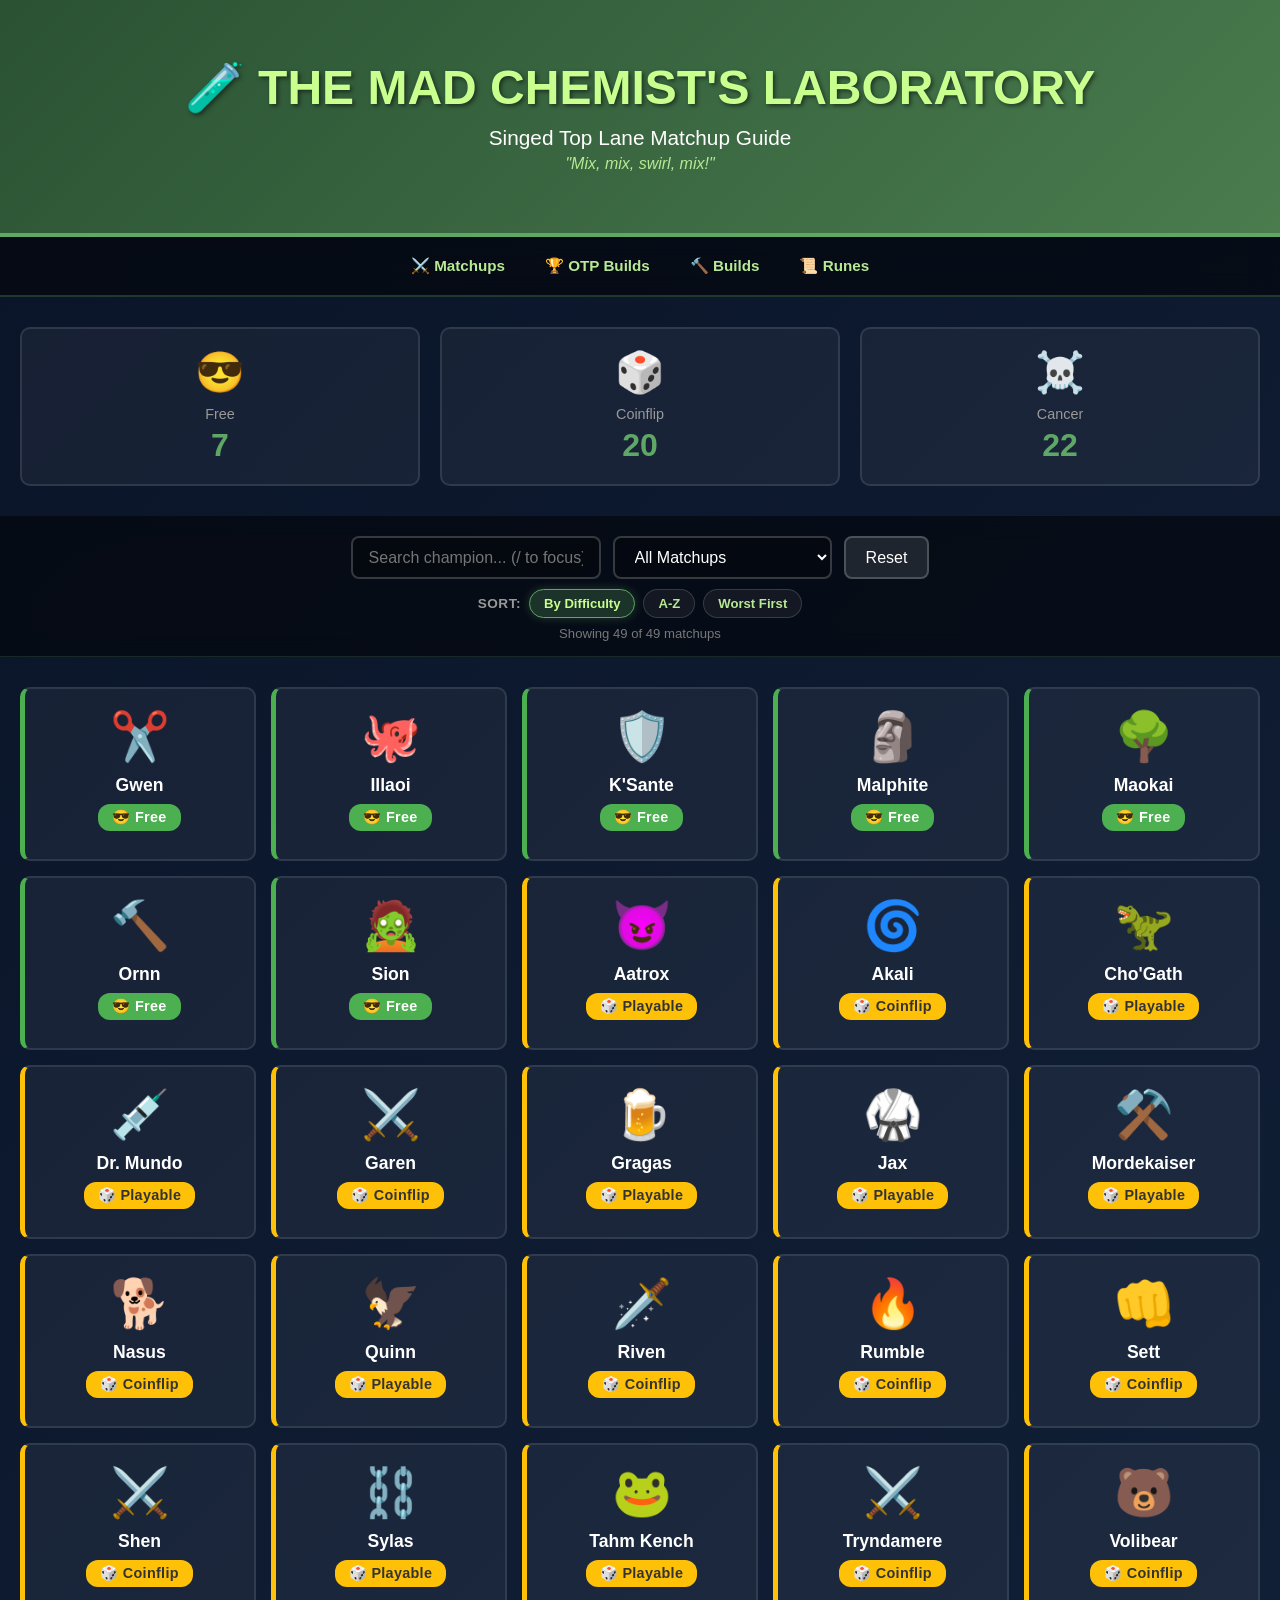
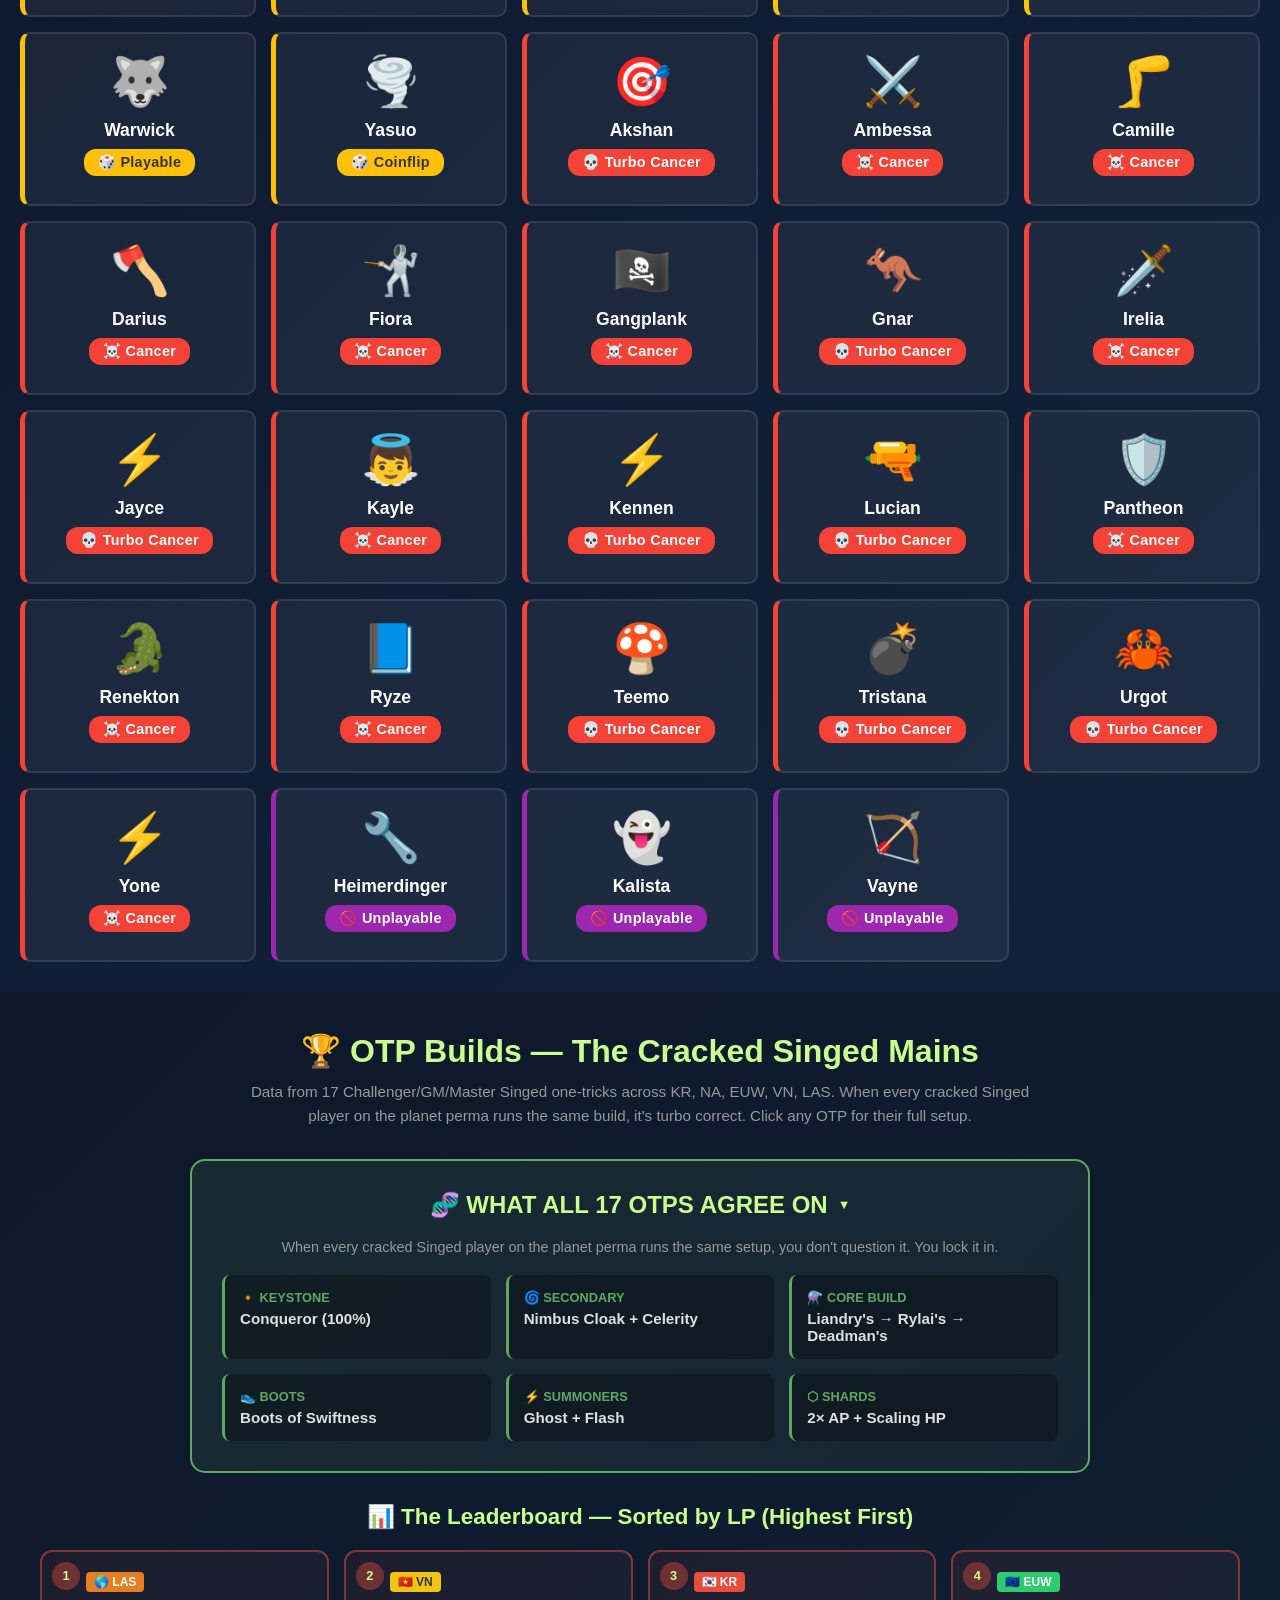
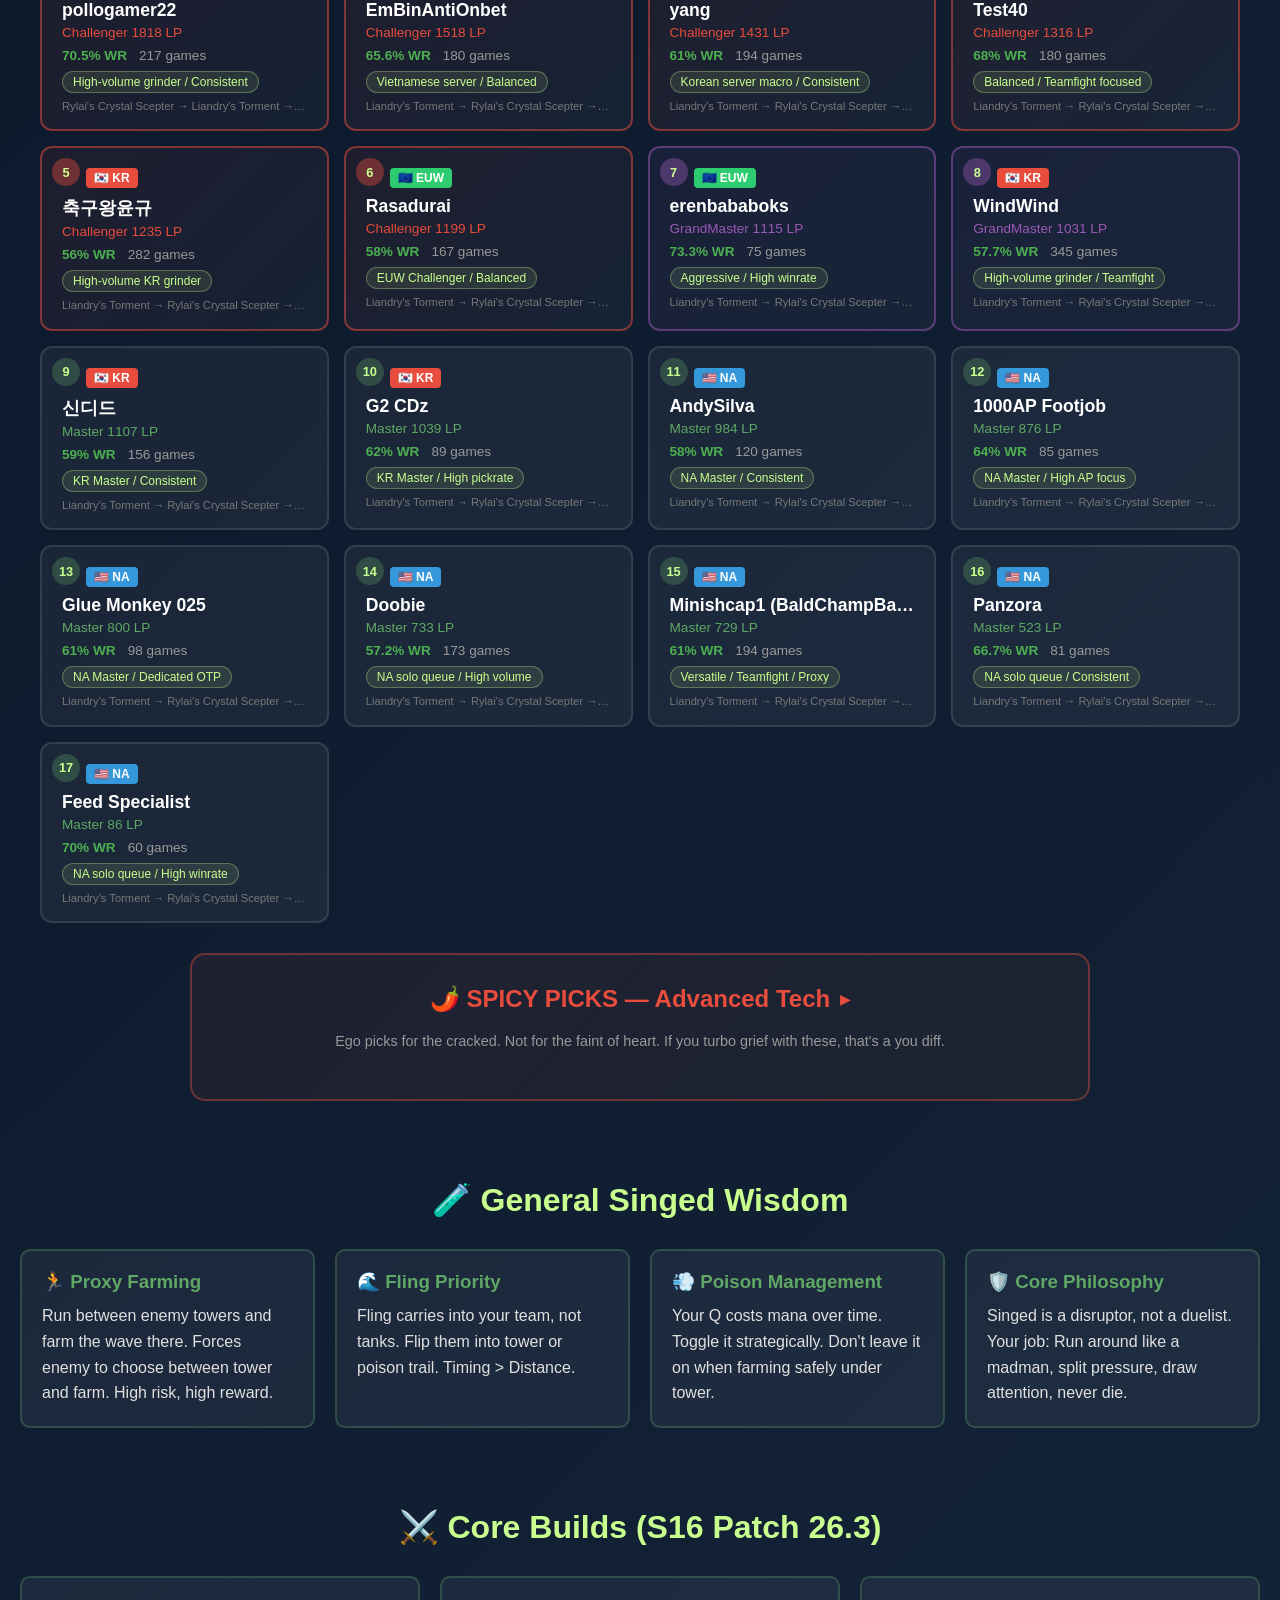
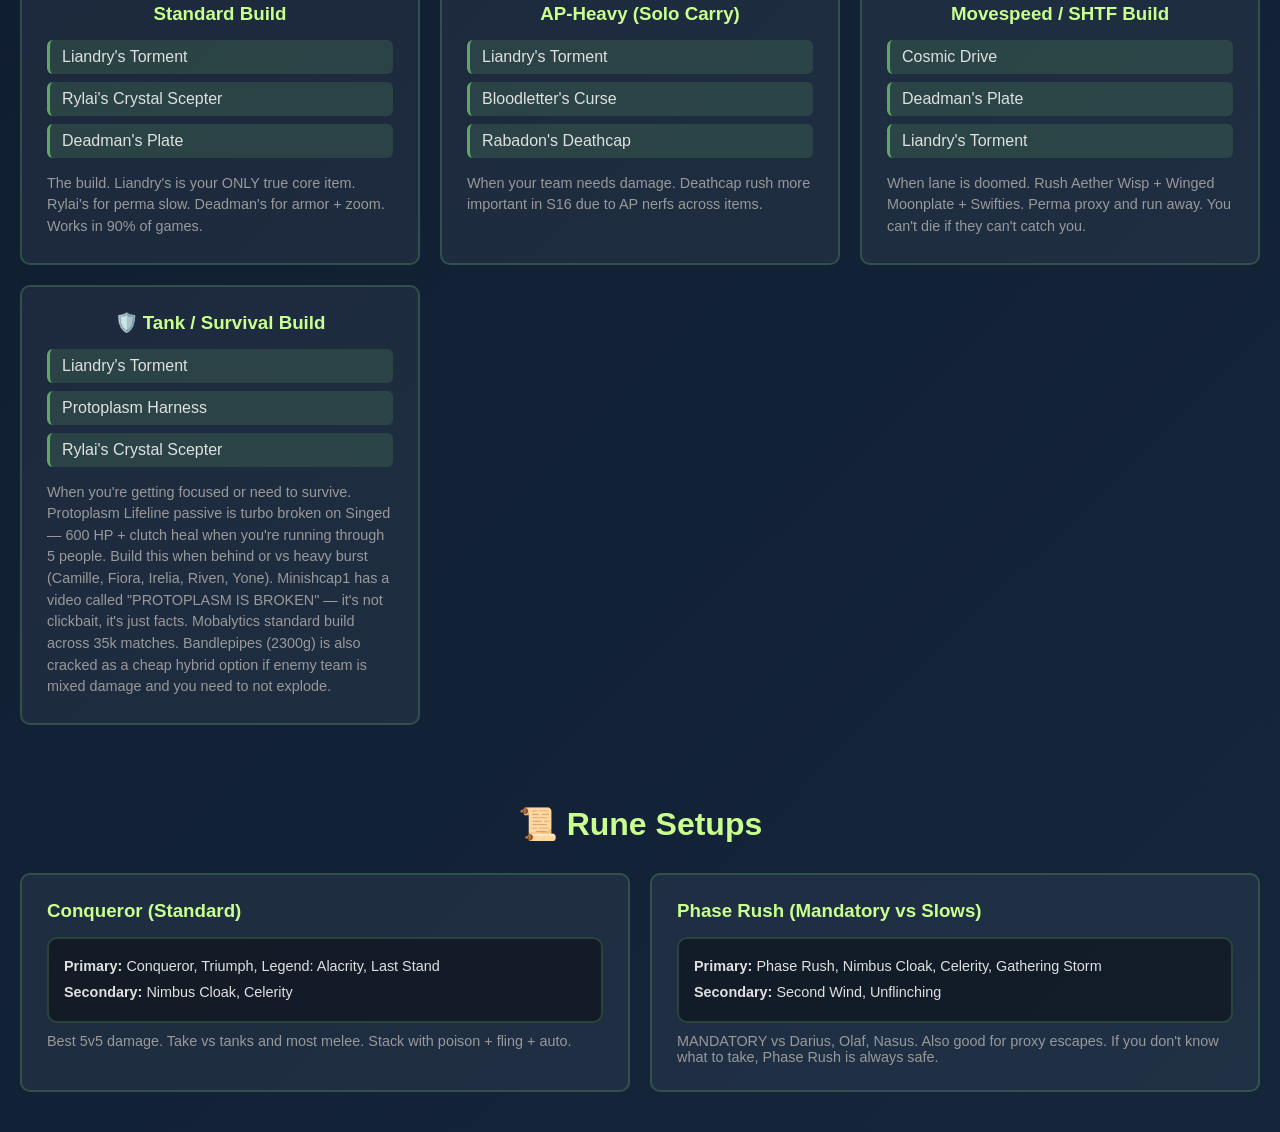
<file: index.html>
<!DOCTYPE html>
<html lang="en">
<head>
    <meta charset="UTF-8">
    <meta name="viewport" content="width=device-width, initial-scale=1.0">
    <title>Singed Top Lane Guide - Mix Mix Swirl Mix!</title>
    <link rel="stylesheet" href="style.css?v=12">
</head>
<body>
    <div class="container">
        <!-- Header -->
        <header class="hero">
            <div class="hero-content">
                <h1>🧪 THE MAD CHEMIST'S LABORATORY</h1>
                <p class="tagline">Singed Top Lane Matchup Guide</p>
                <p class="subtitle">"Mix, mix, swirl, mix!"</p>
            </div>
        </header>

        <!-- Navigation -->
        <nav class="site-nav">
            <a href="#matchups-section">⚔️ Matchups</a>
            <a href="#otp-builds">🏆 OTP Builds</a>
            <a href="#builds">🔨 Builds</a>
            <a href="#runes">📜 Runes</a>
        </nav>

        <!-- Quick Stats -->
        <section class="quick-stats">
            <div class="stat-card">
                <div class="stat-icon">😎</div>
                <div class="stat-label">Free</div>
                <div class="stat-value" id="freeCount">0</div>
            </div>
            <div class="stat-card">
                <div class="stat-icon">🎲</div>
                <div class="stat-label">Coinflip</div>
                <div class="stat-value" id="coinflipCount">0</div>
            </div>
            <div class="stat-card">
                <div class="stat-icon">☠️</div>
                <div class="stat-label">Cancer</div>
                <div class="stat-value" id="cancerCount">0</div>
            </div>
        </section>

        <!-- Filter Bar (Sticky) -->
        <section class="filter-bar" id="filterBar">
            <div class="filter-bar-inner">
                <div class="filters">
                    <input type="text" id="searchInput" placeholder="Search champion... (/ to focus)">
                    <select id="difficultyFilter">
                        <option value="all">All Matchups</option>
                        <option value="free">Free / Turbo Free</option>
                        <option value="playable">Playable / Coinflip</option>
                        <option value="cancer">Cancer / Turbo Cancer</option>
                        <option value="unplayable">Unplayable (Dodge)</option>
                    </select>
                    <button onclick="resetFilters()" class="btn-secondary">Reset</button>
                </div>
                <div class="sort-controls">
                    <span class="sort-label">Sort:</span>
                    <button class="sort-btn active" data-sort="difficulty" onclick="setSort('difficulty')">By Difficulty</button>
                    <button class="sort-btn" data-sort="az" onclick="setSort('az')">A-Z</button>
                    <button class="sort-btn" data-sort="worst" onclick="setSort('worst')">Worst First</button>
                </div>
                <div class="matchup-count" id="matchupCount">Showing 0 of 0 matchups</div>
            </div>
        </section>

        <!-- Matchups Grid -->
        <section id="matchups-section" class="matchups">
            <div id="matchupGrid" class="matchup-grid">
                <!-- Populated by JS -->
            </div>
        </section>

        <!-- Modal (shared for matchups + OTP details) -->
        <div id="matchupModal" class="modal">
            <div class="modal-content">
                <button class="modal-close-btn" onclick="closeModal()" aria-label="Close">✕</button>
                <span class="close" onclick="closeModal()">&times;</span>
                <div id="modalBody">
                    <!-- Populated by JS -->
                </div>
            </div>
        </div>

        <!-- OTP Builds Section -->
        <section id="otp-builds" class="otp-section">
            <h2>🏆 OTP Builds — The Cracked Singed Mains</h2>
            <p class="otp-intro">Data from 17 Challenger/GM/Master Singed one-tricks across KR, NA, EUW, VN, LAS. When every cracked Singed player on the planet perma runs the same build, it's turbo correct. Click any OTP for their full setup.</p>

            <!-- Build Consensus -->
            <div id="buildConsensus" class="consensus-container"></div>

            <!-- OTP Leaderboard Grid -->
            <h3 class="otp-grid-title">📊 The Leaderboard — Sorted by LP (Highest First)</h3>
            <div id="otpGrid" class="otp-grid"></div>

            <!-- Spicy Picks -->
            <div id="spicyPicks" class="spicy-container"></div>
        </section>

        <!-- General Tips -->
        <section class="general-tips">
            <h2>🧪 General Singed Wisdom</h2>
            <div class="tips-grid">
                <div class="tip-card">
                    <h3>🏃 Proxy Farming</h3>
                    <p>Run between enemy towers and farm the wave there. Forces enemy to choose between tower and farm. High risk, high reward.</p>
                </div>
                <div class="tip-card">
                    <h3>🌊 Fling Priority</h3>
                    <p>Fling carries into your team, not tanks. Flip them into tower or poison trail. Timing > Distance.</p>
                </div>
                <div class="tip-card">
                    <h3>💨 Poison Management</h3>
                    <p>Your Q costs mana over time. Toggle it strategically. Don't leave it on when farming safely under tower.</p>
                </div>
                <div class="tip-card">
                    <h3>🛡️ Core Philosophy</h3>
                    <p>Singed is a disruptor, not a duelist. Your job: Run around like a madman, split pressure, draw attention, never die.</p>
                </div>
            </div>
        </section>

        <!-- Build Guide -->
        <section id="builds" class="builds">
            <h2>⚔️ Core Builds (S16 Patch 26.3)</h2>
            <div class="build-grid">
                <div class="build-card">
                    <h3>Standard Build</h3>
                    <div class="items">
                        <span class="item">Liandry's Torment</span>
                        <span class="item">Rylai's Crystal Scepter</span>
                        <span class="item">Deadman's Plate</span>
                    </div>
                    <p class="build-desc">The build. Liandry's is your ONLY true core item. Rylai's for perma slow. Deadman's for armor + zoom. Works in 90% of games.</p>
                </div>
                <div class="build-card">
                    <h3>AP-Heavy (Solo Carry)</h3>
                    <div class="items">
                        <span class="item">Liandry's Torment</span>
                        <span class="item">Bloodletter's Curse</span>
                        <span class="item">Rabadon's Deathcap</span>
                    </div>
                    <p class="build-desc">When your team needs damage. Deathcap rush more important in S16 due to AP nerfs across items.</p>
                </div>
                <div class="build-card">
                    <h3>Movespeed / SHTF Build</h3>
                    <div class="items">
                        <span class="item">Cosmic Drive</span>
                        <span class="item">Deadman's Plate</span>
                        <span class="item">Liandry's Torment</span>
                    </div>
                    <p class="build-desc">When lane is doomed. Rush Aether Wisp + Winged Moonplate + Swifties. Perma proxy and run away. You can't die if they can't catch you.</p>
                </div>
                <div class="build-card">
                    <h3>🛡️ Tank / Survival Build</h3>
                    <div class="items">
                        <span class="item">Liandry's Torment</span>
                        <span class="item">Protoplasm Harness</span>
                        <span class="item">Rylai's Crystal Scepter</span>
                    </div>
                    <p class="build-desc">When you're getting focused or need to survive. Protoplasm Lifeline passive is turbo broken on Singed — 600 HP + clutch heal when you're running through 5 people. Build this when behind or vs heavy burst (Camille, Fiora, Irelia, Riven, Yone). Minishcap1 has a video called "PROTOPLASM IS BROKEN" — it's not clickbait, it's just facts. Mobalytics standard build across 35k matches. Bandlepipes (2300g) is also cracked as a cheap hybrid option if enemy team is mixed damage and you need to not explode.</p>
                </div>
            </div>
        </section>

        <!-- Runes -->
        <section id="runes" class="runes">
            <h2>📜 Rune Setups</h2>
            <div class="rune-grid">
                <div class="rune-card">
                    <h3>Conqueror (Standard)</h3>
                    <div class="rune-tree">
                        <strong>Primary:</strong> Conqueror, Triumph, Legend: Alacrity, Last Stand<br>
                        <strong>Secondary:</strong> Nimbus Cloak, Celerity
                    </div>
                    <p>Best 5v5 damage. Take vs tanks and most melee. Stack with poison + fling + auto.</p>
                </div>
                <div class="rune-card">
                    <h3>Phase Rush (Mandatory vs Slows)</h3>
                    <div class="rune-tree">
                        <strong>Primary:</strong> Phase Rush, Nimbus Cloak, Celerity, Gathering Storm<br>
                        <strong>Secondary:</strong> Second Wind, Unflinching
                    </div>
                    <p>MANDATORY vs Darius, Olaf, Nasus. Also good for proxy escapes. If you don't know what to take, Phase Rush is always safe.</p>
                </div>
            </div>
        </section>
    </div>

    <!-- Back to Top Button -->
    <button id="backToTop" class="back-to-top" aria-label="Back to top">↑</button>

    <script src="matchups-complete.js?v=12"></script>
    <script src="otp-builds.js?v=12"></script>
    <script src="script.js?v=12"></script>
</body>
</html>
</file>
<file: style.css>
:root {
    --nav-height: 52px;
}

* {
    margin: 0;
    padding: 0;
    box-sizing: border-box;
}

html {
    scroll-behavior: smooth;
}

body {
    font-family: 'Segoe UI', Tahoma, Geneva, Verdana, sans-serif;
    background: linear-gradient(135deg, #0a1428 0%, #1a2f4a 100%);
    color: #e0e0e0;
    min-height: 100vh;
}

.container {
    max-width: 1400px;
    margin: 0 auto;
}

/* Hero */
.hero {
    background: linear-gradient(135deg, #2a5233 0%, #4a7c4e 100%);
    padding: 60px 20px;
    text-align: center;
    border-bottom: 4px solid #5fa765;
}

.hero h1 {
    font-size: 3rem;
    color: #c8ff8e;
    text-shadow: 2px 2px 4px rgba(0,0,0,0.5);
    margin-bottom: 10px;
}

.tagline {
    font-size: 1.3rem;
    color: #ffffff;
    margin-bottom: 5px;
}

.subtitle {
    font-size: 1rem;
    color: #b8e994;
    font-style: italic;
}

/* Quick Stats */
.quick-stats {
    display: grid;
    grid-template-columns: repeat(auto-fit, minmax(200px, 1fr));
    gap: 20px;
    padding: 30px 20px;
}

.stat-card {
    background: rgba(255, 255, 255, 0.05);
    border: 2px solid rgba(255, 255, 255, 0.1);
    border-radius: 10px;
    padding: 20px;
    text-align: center;
    transition: all 0.3s;
}

.stat-card:hover {
    border-color: #5fa765;
    transform: translateY(-3px);
}

.stat-icon {
    font-size: 2.5rem;
    margin-bottom: 10px;
}

.stat-label {
    font-size: 0.9rem;
    color: #999;
    margin-bottom: 5px;
}

.stat-value {
    font-size: 2rem;
    font-weight: bold;
    color: #5fa765;
}

/* ============ NAVIGATION ============ */
.site-nav {
    display: flex;
    justify-content: center;
    gap: 8px;
    padding: 12px 20px;
    background: rgba(0, 0, 0, 0.5);
    border-bottom: 2px solid rgba(95, 167, 101, 0.3);
    position: sticky;
    top: 0;
    z-index: 100;
    backdrop-filter: blur(12px);
    -webkit-backdrop-filter: blur(12px);
    flex-wrap: wrap;
}

.site-nav a {
    color: #b8e994;
    text-decoration: none;
    font-weight: 600;
    padding: 8px 16px;
    border-radius: 6px;
    transition: all 0.3s;
    font-size: 0.95rem;
}

.site-nav a:hover {
    color: #c8ff8e;
    background: rgba(95, 167, 101, 0.2);
}

/* ============ FILTER BAR (STICKY) ============ */
.filter-bar {
    padding: 20px 20px 15px;
    background: rgba(0, 0, 0, 0.5);
    position: sticky;
    top: var(--nav-height, 52px);
    z-index: 90;
    backdrop-filter: blur(12px);
    -webkit-backdrop-filter: blur(12px);
    border-bottom: 1px solid rgba(95, 167, 101, 0.2);
}

.filter-bar-inner {
    max-width: 1000px;
    margin: 0 auto;
}

.filters {
    display: flex;
    gap: 12px;
    justify-content: center;
    flex-wrap: wrap;
    margin-bottom: 10px;
}

#searchInput, select {
    padding: 10px 16px;
    border: 2px solid rgba(255, 255, 255, 0.2);
    background: rgba(0, 0, 0, 0.3);
    color: white;
    border-radius: 8px;
    font-size: 1rem;
}

#searchInput {
    min-width: 250px;
}

#searchInput:focus, select:focus {
    outline: none;
    border-color: #5fa765;
}

.btn-secondary {
    padding: 10px 20px;
    background: rgba(255, 255, 255, 0.1);
    border: 2px solid rgba(255, 255, 255, 0.2);
    color: white;
    border-radius: 8px;
    cursor: pointer;
    font-size: 1rem;
    transition: all 0.3s;
}

.btn-secondary:hover {
    background: rgba(255, 255, 255, 0.2);
    border-color: #5fa765;
}

/* Sort Controls */
.sort-controls {
    display: flex;
    align-items: center;
    justify-content: center;
    gap: 8px;
    margin-bottom: 8px;
    flex-wrap: wrap;
}

.sort-label {
    color: #999;
    font-size: 0.85rem;
    font-weight: 600;
    text-transform: uppercase;
    letter-spacing: 0.5px;
}

.sort-btn {
    padding: 6px 14px;
    background: rgba(255, 255, 255, 0.05);
    border: 1px solid rgba(255, 255, 255, 0.15);
    color: #b8e994;
    border-radius: 20px;
    cursor: pointer;
    font-size: 0.82rem;
    font-weight: 600;
    transition: all 0.25s;
}

.sort-btn:hover {
    background: rgba(95, 167, 101, 0.15);
    border-color: rgba(95, 167, 101, 0.4);
}

.sort-btn.active {
    background: rgba(95, 167, 101, 0.25);
    border-color: #5fa765;
    color: #c8ff8e;
    box-shadow: 0 0 8px rgba(95, 167, 101, 0.3);
}

/* Matchup Count */
.matchup-count {
    text-align: center;
    color: #777;
    font-size: 0.82rem;
    font-weight: 500;
}

/* ============ MATCHUPS ============ */
.matchups {
    padding: 30px 20px;
}

.matchup-grid {
    display: grid;
    grid-template-columns: repeat(auto-fill, minmax(200px, 1fr));
    gap: 15px;
}

.matchup-card {
    background: rgba(255, 255, 255, 0.05);
    border: 2px solid rgba(255, 255, 255, 0.1);
    border-radius: 10px;
    padding: 20px;
    text-align: center;
    cursor: pointer;
    transition: all 0.25s;
    position: relative;
    overflow: hidden;
}

.matchup-card:hover {
    transform: translateY(-5px);
}

/* Difficulty-colored hover glow */
.matchup-card.free:hover {
    box-shadow: 0 5px 25px rgba(76, 175, 80, 0.35);
    border-color: rgba(76, 175, 80, 0.5);
}

.matchup-card.playable:hover {
    box-shadow: 0 5px 25px rgba(255, 193, 7, 0.3);
    border-color: rgba(255, 193, 7, 0.5);
}

.matchup-card.cancer:hover {
    box-shadow: 0 5px 25px rgba(244, 67, 54, 0.35);
    border-color: rgba(244, 67, 54, 0.5);
}

.matchup-card.unplayable:hover {
    box-shadow: 0 5px 25px rgba(156, 39, 176, 0.35);
    border-color: rgba(156, 39, 176, 0.5);
}

.matchup-card.free {
    border-left: 5px solid #4CAF50;
}

.matchup-card.playable {
    border-left: 5px solid #FFC107;
}

.matchup-card.cancer {
    border-left: 5px solid #F44336;
}

.matchup-card.unplayable {
    border-left: 5px solid #9C27B0;
}

.matchup-icon {
    font-size: 3rem;
    margin-bottom: 10px;
}

.matchup-name {
    font-size: 1.1rem;
    font-weight: 600;
    margin-bottom: 8px;
    color: #ffffff;
}

.matchup-difficulty {
    font-size: 0.9rem;
    padding: 5px 14px;
    border-radius: 12px;
    display: inline-block;
    font-weight: 700;
    letter-spacing: 0.3px;
}

.matchup-difficulty.free {
    background: #4CAF50;
    color: white;
}

.matchup-difficulty.playable {
    background: #FFC107;
    color: #333;
}

.matchup-difficulty.cancer {
    background: #F44336;
    color: white;
}

.matchup-difficulty.unplayable {
    background: #9C27B0;
    color: white;
}

/* Key Points Preview on Hover */
.matchup-preview {
    font-size: 0.75rem;
    color: #999;
    line-height: 1.4;
    margin-top: 8px;
    max-height: 0;
    overflow: hidden;
    opacity: 0;
    transition: max-height 0.3s, opacity 0.25s;
}

.matchup-card:hover .matchup-preview {
    max-height: 40px;
    opacity: 1;
}

/* ============ MODAL ============ */
.modal {
    display: none;
    position: fixed;
    z-index: 1000;
    left: 0;
    top: 0;
    width: 100%;
    height: 100%;
    background: rgba(0, 0, 0, 0.8);
    overflow: auto;
}

.modal-content {
    background: linear-gradient(135deg, #1a2f4a 0%, #0a1428 100%);
    margin: 50px auto;
    padding: 30px;
    border: 2px solid #5fa765;
    border-radius: 15px;
    width: 90%;
    max-width: 800px;
    position: relative;
    overflow: hidden;
}

.close {
    color: #aaa;
    float: right;
    font-size: 28px;
    font-weight: bold;
    cursor: pointer;
    position: relative;
    z-index: 2;
}

.close:hover {
    color: #5fa765;
}

/* Mobile close button (hidden on desktop) */
.modal-close-btn {
    display: none;
    position: absolute;
    top: 12px;
    right: 12px;
    width: 40px;
    height: 40px;
    border-radius: 50%;
    border: 2px solid rgba(255,255,255,0.3);
    background: rgba(0,0,0,0.5);
    color: white;
    font-size: 1.2rem;
    cursor: pointer;
    z-index: 10;
    transition: all 0.2s;
}

.modal-close-btn:hover {
    background: rgba(95, 167, 101, 0.3);
    border-color: #5fa765;
}

/* Difficulty color bar at top of modal */
.modal-difficulty-bar {
    position: absolute;
    top: 0;
    left: 0;
    right: 0;
    height: 4px;
    border-radius: 15px 15px 0 0;
}

.modal-header {
    text-align: center;
    margin-bottom: 20px;
    padding-top: 10px;
}

.modal-header h2 {
    color: #c8ff8e;
    margin-bottom: 10px;
}

.modal-section {
    margin-bottom: 25px;
}

.modal-section h3 {
    color: #5fa765;
    margin-bottom: 10px;
    font-size: 1.2rem;
}

.modal-section p, .modal-section ul {
    color: #e0e0e0;
    line-height: 1.8;
}

.modal-section ul {
    padding-left: 20px;
}

.modal-section li {
    margin-bottom: 8px;
}

/* Modal Navigation (Prev / Next) */
.modal-nav {
    display: flex;
    justify-content: space-between;
    align-items: center;
    padding: 15px 0 0;
    margin-top: 20px;
    border-top: 1px solid rgba(95, 167, 101, 0.2);
}

.modal-nav-link {
    color: #b8e994;
    text-decoration: none;
    font-size: 0.9rem;
    font-weight: 600;
    padding: 8px 14px;
    border-radius: 6px;
    transition: all 0.2s;
    max-width: 40%;
    white-space: nowrap;
    overflow: hidden;
    text-overflow: ellipsis;
}

.modal-nav-link:hover {
    color: #c8ff8e;
    background: rgba(95, 167, 101, 0.15);
}

.modal-nav-count {
    color: #666;
    font-size: 0.82rem;
    white-space: nowrap;
}

/* ============ GENERAL TIPS / BUILDS / RUNES ============ */
.general-tips, .builds, .runes {
    padding: 40px 20px;
    background: rgba(0, 0, 0, 0.2);
}

.general-tips h2, .builds h2, .runes h2 {
    text-align: center;
    color: #c8ff8e;
    margin-bottom: 30px;
    font-size: 2rem;
}

.tips-grid {
    display: grid;
    grid-template-columns: repeat(auto-fit, minmax(250px, 1fr));
    gap: 20px;
}

.tip-card {
    background: rgba(255, 255, 255, 0.05);
    border: 2px solid rgba(95, 167, 101, 0.3);
    border-radius: 10px;
    padding: 20px;
}

.tip-card h3 {
    color: #5fa765;
    margin-bottom: 10px;
}

.tip-card p {
    color: #e0e0e0;
    line-height: 1.6;
}

/* Builds */
.build-grid {
    display: grid;
    grid-template-columns: repeat(auto-fit, minmax(300px, 1fr));
    gap: 20px;
}

.build-card {
    background: rgba(255, 255, 255, 0.05);
    border: 2px solid rgba(95, 167, 101, 0.3);
    border-radius: 10px;
    padding: 25px;
}

.build-card h3 {
    color: #c8ff8e;
    margin-bottom: 15px;
    text-align: center;
}

.items {
    display: flex;
    flex-direction: column;
    gap: 8px;
    margin-bottom: 15px;
}

.item {
    background: rgba(95, 167, 101, 0.2);
    padding: 8px 12px;
    border-radius: 6px;
    border-left: 3px solid #5fa765;
}

.build-desc {
    color: #999;
    font-size: 0.9rem;
    line-height: 1.5;
}

/* Runes */
.rune-grid {
    display: grid;
    grid-template-columns: repeat(auto-fit, minmax(350px, 1fr));
    gap: 20px;
}

.rune-card {
    background: rgba(255, 255, 255, 0.05);
    border: 2px solid rgba(95, 167, 101, 0.3);
    border-radius: 10px;
    padding: 25px;
}

.rune-card h3 {
    color: #c8ff8e;
    margin-bottom: 15px;
}

.rune-tree {
    background: rgba(0, 0, 0, 0.3);
    padding: 15px;
    border-radius: 8px;
    margin-bottom: 10px;
    font-size: 0.9rem;
    line-height: 1.8;
}

.rune-card p {
    color: #999;
    font-size: 0.9rem;
}

/* Rune Trees Display */
.rune-trees {
    display: grid;
    grid-template-columns: repeat(auto-fit, minmax(200px, 1fr));
    gap: 20px;
    margin: 20px 0;
}

.rune-tree,
.stat-shards {
    background: rgba(0, 0, 0, 0.4);
    border: 2px solid rgba(95, 167, 101, 0.3);
    border-radius: 10px;
    padding: 15px;
}

.tree-name {
    color: #c8ff8e;
    font-size: 1.1rem;
    margin-bottom: 12px;
    text-align: center;
    border-bottom: 2px solid rgba(95, 167, 101, 0.3);
    padding-bottom: 8px;
}

.rune-row {
    display: flex;
    align-items: center;
    padding: 8px 10px;
    margin: 5px 0;
    background: rgba(255, 255, 255, 0.05);
    border-radius: 6px;
    transition: all 0.2s ease;
}

.rune-row:hover {
    background: rgba(95, 167, 101, 0.2);
    transform: translateX(5px);
}

.rune-row.keystone {
    background: linear-gradient(135deg, rgba(200, 255, 142, 0.15), rgba(95, 167, 101, 0.15));
    border-left: 3px solid #c8ff8e;
    font-weight: bold;
}

.rune-row.shard {
    background: rgba(184, 233, 148, 0.1);
}

.rune-icon {
    font-size: 1.2rem;
    margin-right: 10px;
    color: #5fa765;
}

.rune-row.keystone .rune-icon {
    color: #c8ff8e;
    font-size: 1.4rem;
}

.rune-name {
    color: #e0e0e0;
    font-size: 0.95rem;
}

.rune-row.keystone .rune-name {
    color: #c8ff8e;
    font-size: 1.05rem;
}

.rune-notes {
    margin-top: 15px;
    padding: 12px;
    background: rgba(200, 255, 142, 0.1);
    border-left: 3px solid #c8ff8e;
    border-radius: 5px;
    color: #b8e994;
    font-size: 0.9rem;
    font-style: italic;
}

/* ============ OTP BUILDS SECTION ============ */
.otp-section {
    padding: 40px 20px;
    background: rgba(0, 0, 0, 0.2);
}

.otp-section h2 {
    text-align: center;
    color: #c8ff8e;
    margin-bottom: 10px;
    font-size: 2rem;
}

.otp-intro {
    text-align: center;
    color: #999;
    max-width: 800px;
    margin: 0 auto 30px;
    line-height: 1.6;
    font-size: 0.95rem;
}

.otp-grid-title {
    color: #c8ff8e;
    text-align: center;
    margin: 30px 0 20px;
    font-size: 1.4rem;
}

/* --- Consensus Card --- */
.consensus-container {
    max-width: 900px;
    margin: 0 auto 30px;
}

.consensus-card {
    background: linear-gradient(135deg, rgba(95, 167, 101, 0.12), rgba(200, 255, 142, 0.04));
    border: 2px solid #5fa765;
    border-radius: 15px;
    padding: 30px;
    max-width: 1200px;
    margin: 0 auto 20px;
}

.consensus-card h3 {
    color: #c8ff8e;
    text-align: center;
    font-size: 1.5rem;
    margin-bottom: 20px;
}

.consensus-grid {
    display: grid;
    grid-template-columns: repeat(auto-fit, minmax(200px, 1fr));
    gap: 15px;
}

.consensus-item {
    background: rgba(0, 0, 0, 0.3);
    padding: 15px;
    border-radius: 8px;
    border-left: 3px solid #5fa765;
}

.consensus-item .label {
    color: #5fa765;
    font-weight: 600;
    font-size: 0.8rem;
    text-transform: uppercase;
    margin-bottom: 5px;
}

.consensus-item .value {
    color: #e0e0e0;
    font-size: 0.95rem;
    font-weight: 600;
}

/* --- Collapse/Expand --- */
.collapsible-header {
    cursor: pointer;
    user-select: none;
    display: flex;
    align-items: center;
    justify-content: center;
    gap: 10px;
    transition: opacity 0.2s;
}

.collapsible-header:hover {
    opacity: 0.85;
}

.collapse-icon {
    font-size: 0.8rem;
    transition: transform 0.25s;
}

.collapsible-content {
    transition: max-height 0.35s ease, opacity 0.3s ease;
    overflow: hidden;
}

.collapsible-content.expanded {
    max-height: 2000px;
    opacity: 1;
}

.collapsible-content.collapsed {
    max-height: 0;
    opacity: 0;
}

/* --- OTP Grid --- */
.otp-grid {
    display: grid;
    grid-template-columns: repeat(auto-fill, minmax(240px, 1fr));
    gap: 15px;
    max-width: 1200px;
    margin: 0 auto;
}

.otp-card {
    background: rgba(255, 255, 255, 0.05);
    border: 2px solid rgba(255, 255, 255, 0.1);
    border-radius: 12px;
    padding: 20px 20px 16px;
    cursor: pointer;
    transition: all 0.3s;
    position: relative;
}

.otp-card:hover {
    transform: translateY(-5px);
    box-shadow: 0 5px 20px rgba(95, 167, 101, 0.3);
    border-color: #5fa765;
}

.otp-card.challenger {
    border-color: rgba(231, 76, 60, 0.5);
    background: linear-gradient(135deg, rgba(231, 76, 60, 0.08), rgba(255, 255, 255, 0.03));
}

.otp-card.challenger:hover {
    box-shadow: 0 5px 20px rgba(231, 76, 60, 0.3);
    border-color: #e74c3c;
}

.otp-card.grandmaster {
    border-color: rgba(155, 89, 182, 0.5);
    background: linear-gradient(135deg, rgba(155, 89, 182, 0.08), rgba(255, 255, 255, 0.03));
}

.otp-card.grandmaster:hover {
    box-shadow: 0 5px 20px rgba(155, 89, 182, 0.3);
    border-color: #9b59b6;
}

.otp-rank-num {
    position: absolute;
    top: 10px;
    left: 10px;
    background: rgba(95, 167, 101, 0.3);
    color: #c8ff8e;
    width: 28px;
    height: 28px;
    border-radius: 50%;
    display: flex;
    align-items: center;
    justify-content: center;
    font-weight: bold;
    font-size: 0.8rem;
}

.otp-card.challenger .otp-rank-num {
    background: rgba(231, 76, 60, 0.4);
}

.otp-card.grandmaster .otp-rank-num {
    background: rgba(155, 89, 182, 0.4);
}

.server-badge {
    display: inline-block;
    padding: 3px 8px;
    border-radius: 4px;
    font-size: 0.75rem;
    font-weight: 700;
    margin-bottom: 8px;
    margin-left: 24px;
}

.server-KR { background: #e74c3c; color: white; }
.server-NA { background: #3498db; color: white; }
.server-EUW { background: #2ecc71; color: white; }
.server-LAS { background: #e67e22; color: white; }
.server-VN { background: #f1c40f; color: #333; }

.otp-name {
    font-size: 1.1rem;
    font-weight: 700;
    color: #ffffff;
    margin-bottom: 4px;
    white-space: nowrap;
    overflow: hidden;
    text-overflow: ellipsis;
}

.otp-rank {
    font-size: 0.85rem;
    color: #5fa765;
    margin-bottom: 8px;
}

.otp-card.challenger .otp-rank { color: #e74c3c; }
.otp-card.grandmaster .otp-rank { color: #9b59b6; }

.otp-stats {
    display: flex;
    gap: 12px;
    font-size: 0.85rem;
    color: #999;
    margin-bottom: 8px;
}

.otp-stats .wr {
    color: #4CAF50;
    font-weight: 600;
}

.playstyle-tag {
    display: inline-block;
    padding: 3px 10px;
    background: rgba(200, 255, 142, 0.1);
    border: 1px solid rgba(200, 255, 142, 0.3);
    border-radius: 12px;
    font-size: 0.75rem;
    color: #c8ff8e;
}

/* OTP Core Items (under playstyle tag) */
.otp-core-items {
    font-size: 0.7rem;
    color: #777;
    margin-top: 6px;
    line-height: 1.3;
    white-space: nowrap;
    overflow: hidden;
    text-overflow: ellipsis;
}

/* --- Spicy Picks --- */
.spicy-container {
    max-width: 900px;
    margin: 30px auto 0;
}

.spicy-card {
    background: linear-gradient(135deg, rgba(231, 76, 60, 0.08), rgba(243, 156, 18, 0.04));
    border: 2px solid rgba(231, 76, 60, 0.4);
    border-radius: 15px;
    padding: 30px;
}

.spicy-card h3 {
    color: #e74c3c;
    text-align: center;
    font-size: 1.5rem;
    margin-bottom: 20px;
}

.spicy-grid {
    display: grid;
    grid-template-columns: repeat(auto-fit, minmax(250px, 1fr));
    gap: 15px;
}

.spicy-item {
    background: rgba(0, 0, 0, 0.3);
    padding: 15px;
    border-radius: 8px;
    border-left: 3px solid #e74c3c;
}

.spicy-item h4 {
    color: #e74c3c;
    margin-bottom: 8px;
    font-size: 0.95rem;
}

.spicy-item p {
    color: #e0e0e0;
    font-size: 0.88rem;
    line-height: 1.5;
}

.spicy-when {
    color: #f39c12;
    font-size: 0.8rem;
    margin-top: 8px;
    font-style: italic;
}

/* --- OTP Modal Extras --- */
.otp-opgg-link {
    display: inline-block;
    padding: 10px 24px;
    background: rgba(95, 167, 101, 0.2);
    border: 2px solid #5fa765;
    color: #c8ff8e;
    text-decoration: none;
    border-radius: 8px;
    font-weight: 600;
    transition: all 0.3s;
}

.otp-opgg-link:hover {
    background: rgba(95, 167, 101, 0.4);
    transform: translateY(-2px);
}

/* ============ BACK TO TOP ============ */
.back-to-top {
    position: fixed;
    bottom: 30px;
    right: 30px;
    width: 48px;
    height: 48px;
    border-radius: 50%;
    border: 2px solid rgba(95, 167, 101, 0.5);
    background: rgba(10, 20, 40, 0.85);
    color: #c8ff8e;
    font-size: 1.4rem;
    cursor: pointer;
    z-index: 500;
    opacity: 0;
    visibility: hidden;
    transform: translateY(20px);
    transition: all 0.3s;
    backdrop-filter: blur(8px);
    -webkit-backdrop-filter: blur(8px);
}

.back-to-top.visible {
    opacity: 1;
    visibility: visible;
    transform: translateY(0);
}

.back-to-top:hover {
    background: rgba(95, 167, 101, 0.3);
    border-color: #5fa765;
    transform: translateY(-3px);
}

/* ============ MOBILE ============ */
@media (max-width: 768px) {
    .hero h1 {
        font-size: 2rem;
    }

    .filters {
        flex-direction: column;
        align-items: stretch;
    }

    #searchInput {
        width: 100%;
        min-width: 0;
    }

    /* Larger touch targets on filter buttons */
    .btn-secondary {
        padding: 14px 24px;
        font-size: 1.05rem;
    }

    select {
        padding: 14px 16px;
        font-size: 1.05rem;
    }

    .sort-btn {
        padding: 10px 16px;
        font-size: 0.88rem;
    }

    /* 2 columns on mobile */
    .matchup-grid {
        grid-template-columns: repeat(2, 1fr);
        gap: 10px;
    }

    .matchup-card {
        padding: 14px 10px;
    }

    .matchup-icon {
        font-size: 2.2rem;
        margin-bottom: 6px;
    }

    .matchup-name {
        font-size: 0.9rem;
    }

    .matchup-difficulty {
        font-size: 0.72rem;
        padding: 3px 8px;
    }

    .matchup-preview {
        display: none;
    }

    .rune-trees {
        grid-template-columns: 1fr;
    }

    .site-nav {
        gap: 4px;
        padding: 10px 12px;
    }

    .site-nav a {
        padding: 6px 10px;
        font-size: 0.85rem;
    }

    .filter-bar {
        padding: 12px 12px 10px;
    }

    /* Full-screen modal on mobile */
    .modal-content {
        margin: 0;
        width: 100%;
        max-width: 100%;
        min-height: 100vh;
        border-radius: 0;
        border: none;
        padding: 20px 16px;
        padding-top: 50px;
    }

    .modal-close-btn {
        display: flex;
        align-items: center;
        justify-content: center;
    }

    .close {
        display: none;
    }

    .modal-nav-link {
        font-size: 0.8rem;
        padding: 10px 8px;
    }

    .otp-grid {
        grid-template-columns: repeat(auto-fill, minmax(160px, 1fr));
        gap: 10px;
    }

    .otp-name {
        font-size: 0.95rem;
    }

    .consensus-grid {
        grid-template-columns: 1fr 1fr;
    }

    .spicy-grid {
        grid-template-columns: 1fr;
    }

    .back-to-top {
        bottom: 20px;
        right: 20px;
        width: 44px;
        height: 44px;
    }
}

/* ============ PRINT-FRIENDLY ============ */
@media print {
    /* Hide non-essential elements */
    .site-nav,
    .filter-bar,
    .back-to-top,
    .modal,
    .quick-stats,
    .hero {
        display: none !important;
    }

    body {
        background: white !important;
        color: black !important;
    }

    .container {
        max-width: 100%;
    }

    /* Compact matchup list */
    .matchup-grid {
        display: block !important;
    }

    .matchup-card {
        display: inline-block;
        width: 48%;
        margin: 4px 0;
        padding: 8px 10px;
        border: 1px solid #ccc !important;
        border-radius: 4px;
        background: white !important;
        color: black !important;
        text-align: left;
        page-break-inside: avoid;
        vertical-align: top;
    }

    .matchup-card.free,
    .matchup-card.playable,
    .matchup-card.cancer,
    .matchup-card.unplayable {
        border-left: 4px solid #333 !important;
    }

    .matchup-icon {
        display: inline;
        font-size: 1.2rem;
        margin-right: 6px;
    }

    .matchup-name {
        display: inline;
        font-size: 0.9rem;
        color: black !important;
    }

    .matchup-difficulty {
        font-size: 0.7rem;
        padding: 1px 6px;
        background: #eee !important;
        color: #333 !important;
        display: inline;
        margin-left: 6px;
    }

    .matchup-preview {
        display: none !important;
    }

    /* Print sections */
    .general-tips, .builds, .runes, .otp-section {
        background: none !important;
        color: black !important;
    }

    .general-tips h2, .builds h2, .runes h2, .otp-section h2 {
        color: black !important;
    }

    h3, h4 {
        color: #333 !important;
    }

    p, li, span, .tip-card, .build-card, .rune-card {
        color: #333 !important;
    }

    .tip-card, .build-card, .rune-card {
        border-color: #ccc !important;
        background: none !important;
    }

    a {
        color: #333 !important;
        text-decoration: underline;
    }
}

/* ============ LEGACY COMPAT CLASSES ============ */
.section-subtitle {
    text-align: center;
    color: #999;
    margin-bottom: 30px;
    font-size: 0.95rem;
}

.consensus-label {
    display: block;
    color: #5fa765;
    font-weight: 600;
    font-size: 0.8rem;
    text-transform: uppercase;
    margin-bottom: 5px;
}

.consensus-value {
    color: #e0e0e0;
    font-size: 0.9rem;
}

.otp-rank-badge {
    position: absolute;
    top: 10px;
    right: 10px;
    background: rgba(95, 167, 101, 0.3);
    color: #c8ff8e;
    padding: 3px 10px;
    border-radius: 12px;
    font-weight: bold;
    font-size: 0.8rem;
}

.otp-card.challenger .otp-rank-badge {
    background: rgba(231, 76, 60, 0.4);
}

.otp-card.grandmaster .otp-rank-badge {
    background: rgba(155, 89, 182, 0.4);
}

.otp-server {
    font-size: 0.85rem;
    color: #b8e994;
    margin-bottom: 8px;
}

.otp-wr {
    color: #4CAF50;
    font-weight: 600;
}

.otp-games {
    color: #999;
}

.otp-rank-text {
    font-size: 0.85rem;
    color: #5fa765;
    margin-bottom: 6px;
}

.otp-card.challenger .otp-rank-text { color: #e74c3c; }
.otp-card.grandmaster .otp-rank-text { color: #9b59b6; }

.otp-playstyle {
    display: inline-block;
    padding: 3px 10px;
    background: rgba(200, 255, 142, 0.1);
    border: 1px solid rgba(200, 255, 142, 0.3);
    border-radius: 12px;
    font-size: 0.75rem;
    color: #c8ff8e;
}

.otp-tier-badge {
    display: inline-block;
    padding: 6px 16px;
    border-radius: 12px;
    font-size: 0.9rem;
    font-weight: 600;
}

.otp-tier-badge.challenger {
    background: rgba(231, 76, 60, 0.2);
    border: 1px solid #e74c3c;
    color: #e74c3c;
}

.otp-tier-badge.grandmaster {
    background: rgba(155, 89, 182, 0.2);
    border: 1px solid #9b59b6;
    color: #9b59b6;
}

.otp-tier-badge.master {
    background: rgba(95, 167, 101, 0.2);
    border: 1px solid #5fa765;
    color: #5fa765;
}

.opgg-link {
    display: inline-block;
    padding: 8px 20px;
    background: rgba(95, 167, 101, 0.2);
    border: 2px solid #5fa765;
    color: #c8ff8e;
    text-decoration: none;
    border-radius: 8px;
    font-weight: 600;
    transition: all 0.3s;
}

.opgg-link:hover {
    background: rgba(95, 167, 101, 0.4);
}

.alt-note {
    color: #999;
    font-size: 0.9rem;
    font-style: italic;
}
</file>
